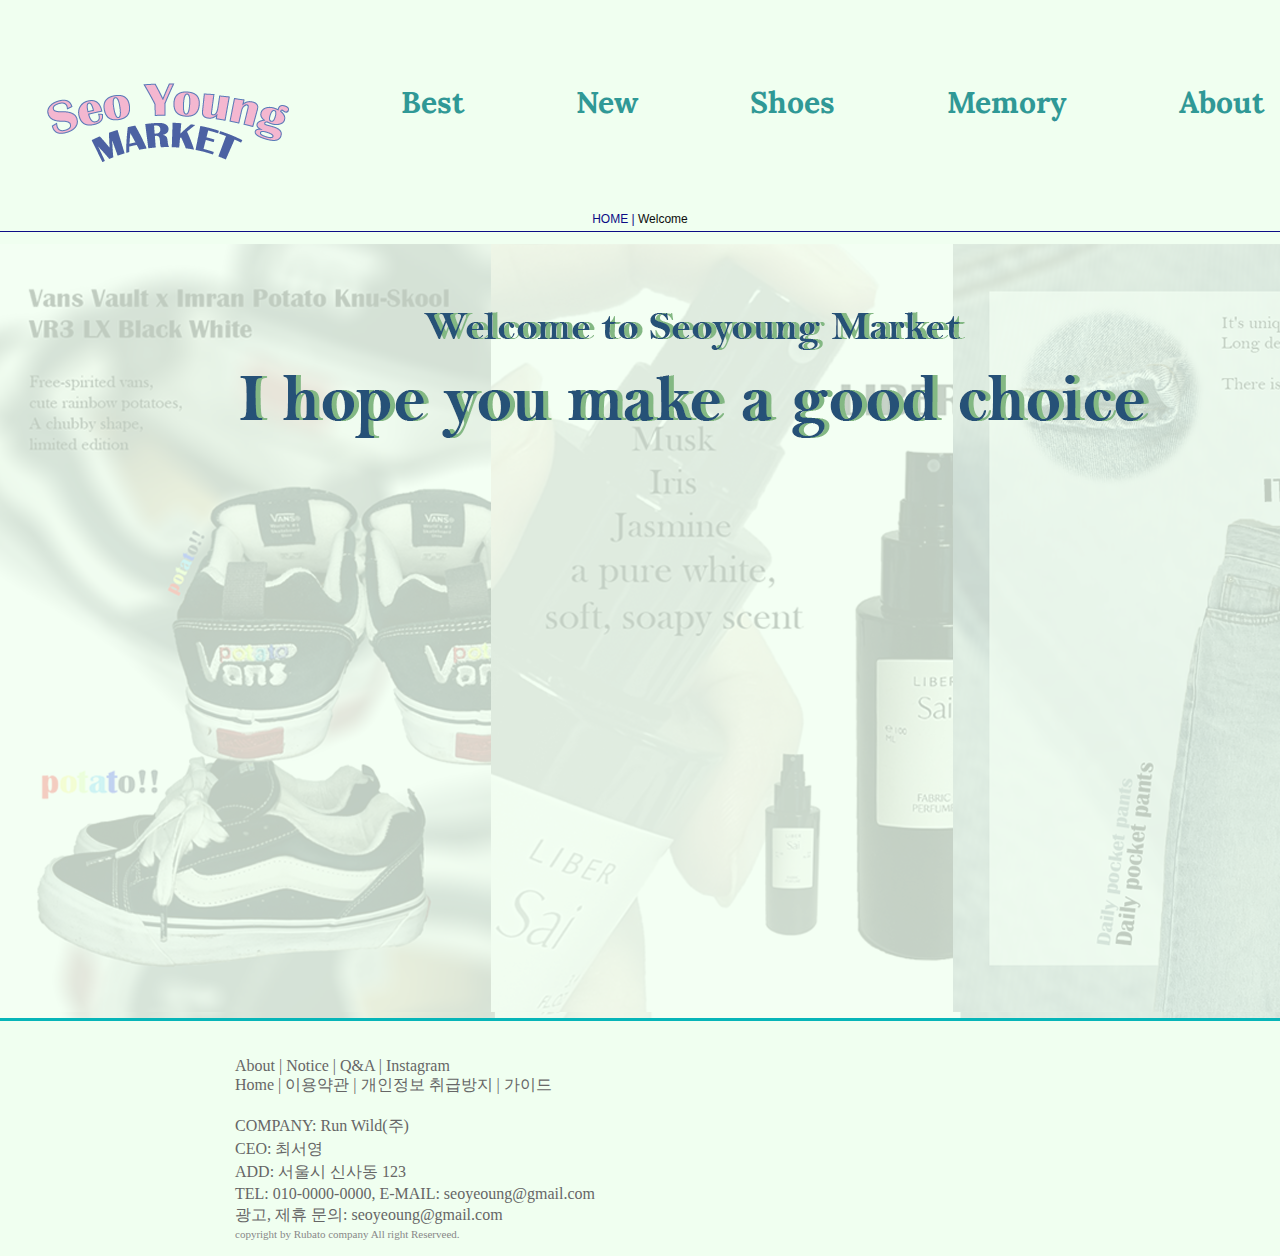
<file: index.html>
<!DOCTYPE html>
<html lang="en" dir="ltr">

<head>
  <meta charset="utf-8">
  <link rel="stylesheet" href="./style.css">
  <link href="https://fonts.googleapis.com/css2?family=Lora:ital,wght@1,500&display=swap" rel="stylesheet">
  <title>Seo Young Flea Market</title>
</head>
<style>

  
  .new7 {
    margin: 0;
    padding: 0;
    /* background-image: url(./shoes/potato1.png);
    background-size: cover; */
  }
  footer {
    bottom: auto;
  }
  h2 {
      background-image:url("index2.png");
      background-size: cover;
      
  }
  h2 {
    margin: 0;
    padding: 0;
  }

</style>
<body>
  <header>
    <ul class="main-menu">
      <li>
        <a href="index.html"><img src="./logo2.png">&nbsp;&nbsp;&nbsp;&nbsp;</a>
      </li>
      <li><a href="best.html">Best</a></li>
      <li><a href="new.html">New</a></li>
      <li><a href="shoespage.html">Shoes</a></li>
      <li><a href="memory.html">Memory</a></li>
      <li><a href="about.html">About</a></li>
    </ul>
    </nav>
  </header>
  <div id="new">
    <h3><span>HOME |</span> Welcome</h3>
    <!-- <h2><img src="./index1.png" alt=""></h2> -->
    <h2 ><img src="index2.png" alt=""></h2>
    <!-- <a href=""><img src="./shoes/potato1.png" alt=""></a>
    <a href=""><img src="./shoes/potato1.png" alt=""></a> -->
    <nav>
      <div class="page">
        <footer>
          <article id="address">
            <ul id="footer_menu">
              <li>About | Notice | Q&A | Instagram </li>
              <li>Home | 이용약관 | 개인정보 취급방지 | 가이드 </li>
            </ul>
            <ul id="company_info">
              <li>COMPANY: Run Wild(주)</li>
              <li>CEO: 최서영</li>
              <li>ADD: 서울시 신사동 123</li>
              <li>TEL: 010-0000-0000, E-MAIL: seoyeoung@gmail.com</li>
              <li>광고, 제휴 문의: seoyeoung@gmail.com</li>
              <li id="copyright">copyright by Rubato company All right Reserveed.</li>
            </ul>
          </article>
        </footer>
      </div>
</body>

</html>
</file>
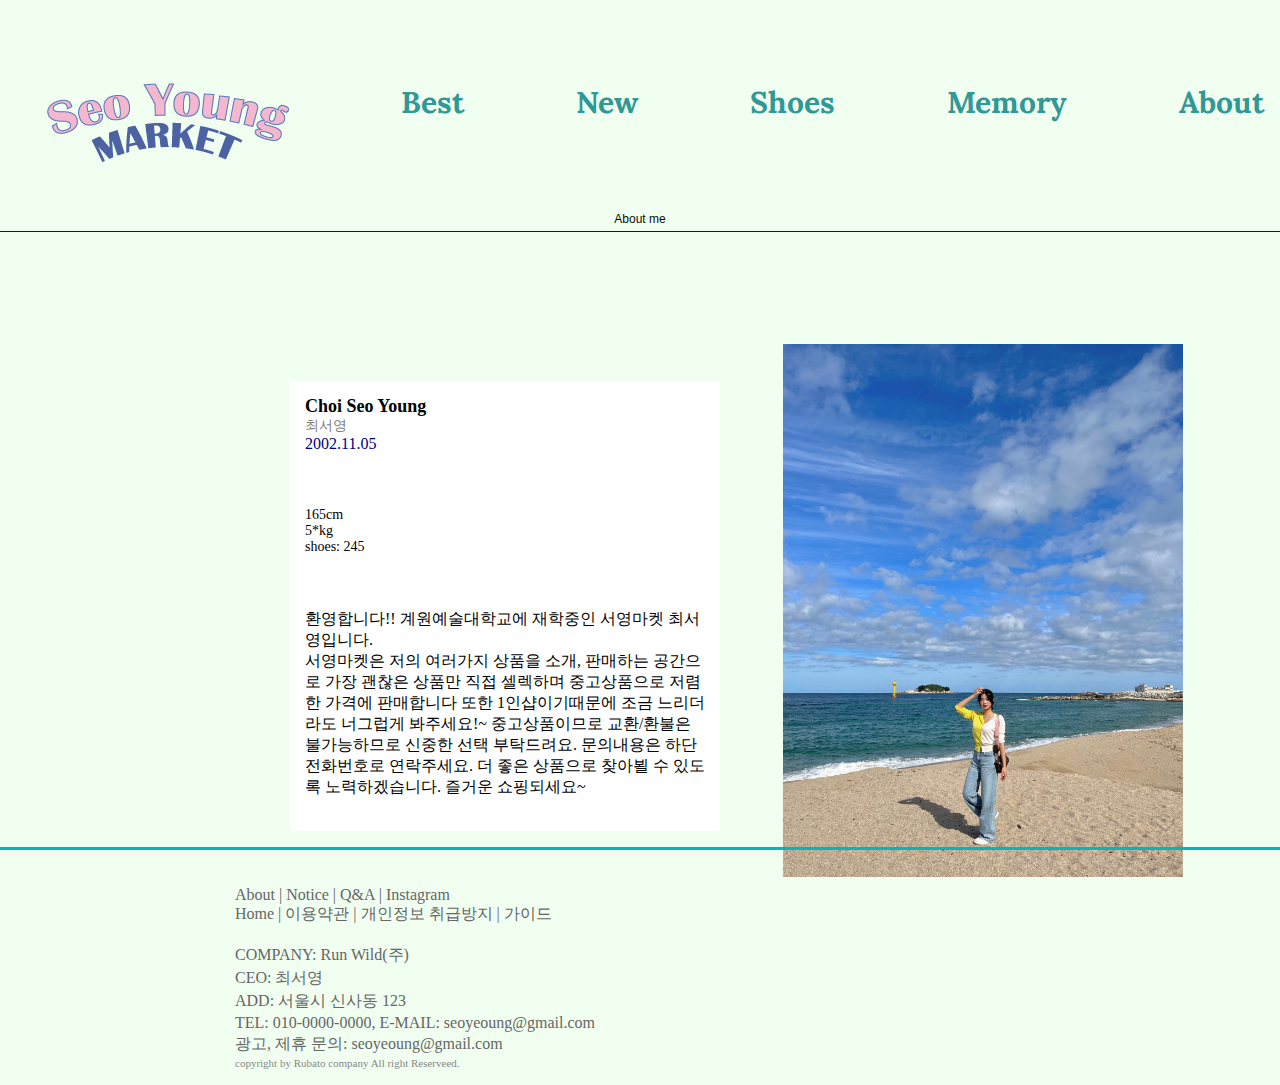
<file: about.html>
<!DOCTYPE html>
<html lang="en" dir="ltr">

<head>
    <meta charset="utf-8">
    <link rel="stylesheet" href="./substyle.css">
    <link href="https://fonts.googleapis.com/css2?family=Lora:ital,wght@1,500&display=swap" rel="stylesheet">
    <title>memory</title>
</head>
<style>
    footer {
        bottom: auto;
    }

    .gg {

        margin-top: 100px;
        margin-left: 783px;
        width: 400px;

    }


    .rr {
        padding: 15px;
        margin-top: -500px;
        margin-left: 290px;
        width: 400px;
        background-color: rgb(255, 255, 255); 
        

    }

    .ww {
        font-weight: lighter;
        font-size: 14px;
        color: grey;
    }

    .yy {
        color: navy;
    }

    .ee {
        font-weight: bold;
        font-size: 18px;
    }

    .tt {
        font-size: 14px;
    }

    .uu {
        font-size: 14px;
    }

    a {
        text-decoration: none;
    }
</style>

<body>
    <header>
        <nav>
            <ul class="main-menu">
                <li>
                    <a href="index.html"><img src="./logo2.png">&nbsp;&nbsp;&nbsp;&nbsp;</a>
                </li>
                <li><a href="best.html">Best</a></li>
                <li><a href="new.html">New</a></li>
                <li><a href="shoespage.html">Shoes</a></li>
                <li><a href="memory.html">Memory</a></li>
                <li><a href="about.html">About</a></li>
            </ul>
        </nav>
    </header>
    <div id="new">
        <h3>About me</h3>
    </div>

    <img class="gg" src="./about/me.jpg" alt="">
    <div>
        <ul class="rr">
            <li class="ee">Choi Seo Young</li>
            <li class="ww">최서영</li>
            <li class="yy">2002.11.05</li><br><br><br>
            <li class="tt">165cm<br>5*kg<br> shoes: 245 </li><br><br>
            <li class="uu"></li><br>
            환영합니다!! 계원예술대학교에 재학중인 서영마켓 최서영입니다.<br>

            서영마켓은 저의 여러가지 상품을 소개, 판매하는 공간으로 가장 괜찮은 상품만 직접 셀렉하며 중고상품으로 저렴한 가격에 판매합니다
            또한 1인샵이기때문에 조금 느리더라도 너그럽게 봐주세요!~
            중고상품이므로 교환/환불은 불가능하므로 신중한 선택 부탁드려요.
            문의내용은 하단 전화번호로 연락주세요.
            더 좋은 상품으로 찾아뵐 수 있도록 노력하겠습니다.
            즐거운 쇼핑되세요~

            </li><br><br>


        </ul>
    </div>
    <div class="page">
        <footer>
            <article id="address">
                <ul id="footer_menu">
                    <li>About | Notice | Q&A | Instagram </li>
                    <li>Home | 이용약관 | 개인정보 취급방지 | 가이드 </li>
                </ul>
                <ul id="company_info">
                    <li>COMPANY: Run Wild(주)</li>
                    <li>CEO: 최서영</li>
                    <li>ADD: 서울시 신사동 123</li>
                    <li>TEL: 010-0000-0000, E-MAIL: seoyeoung@gmail.com</li>
                    <li>광고, 제휴 문의: seoyeoung@gmail.com</li>

                    <li id="copyright">copyright by Rubato company All right Reserveed.</li>
                </ul>
            </article>
        </footer>
    </div>
</body>

</html>
</file>
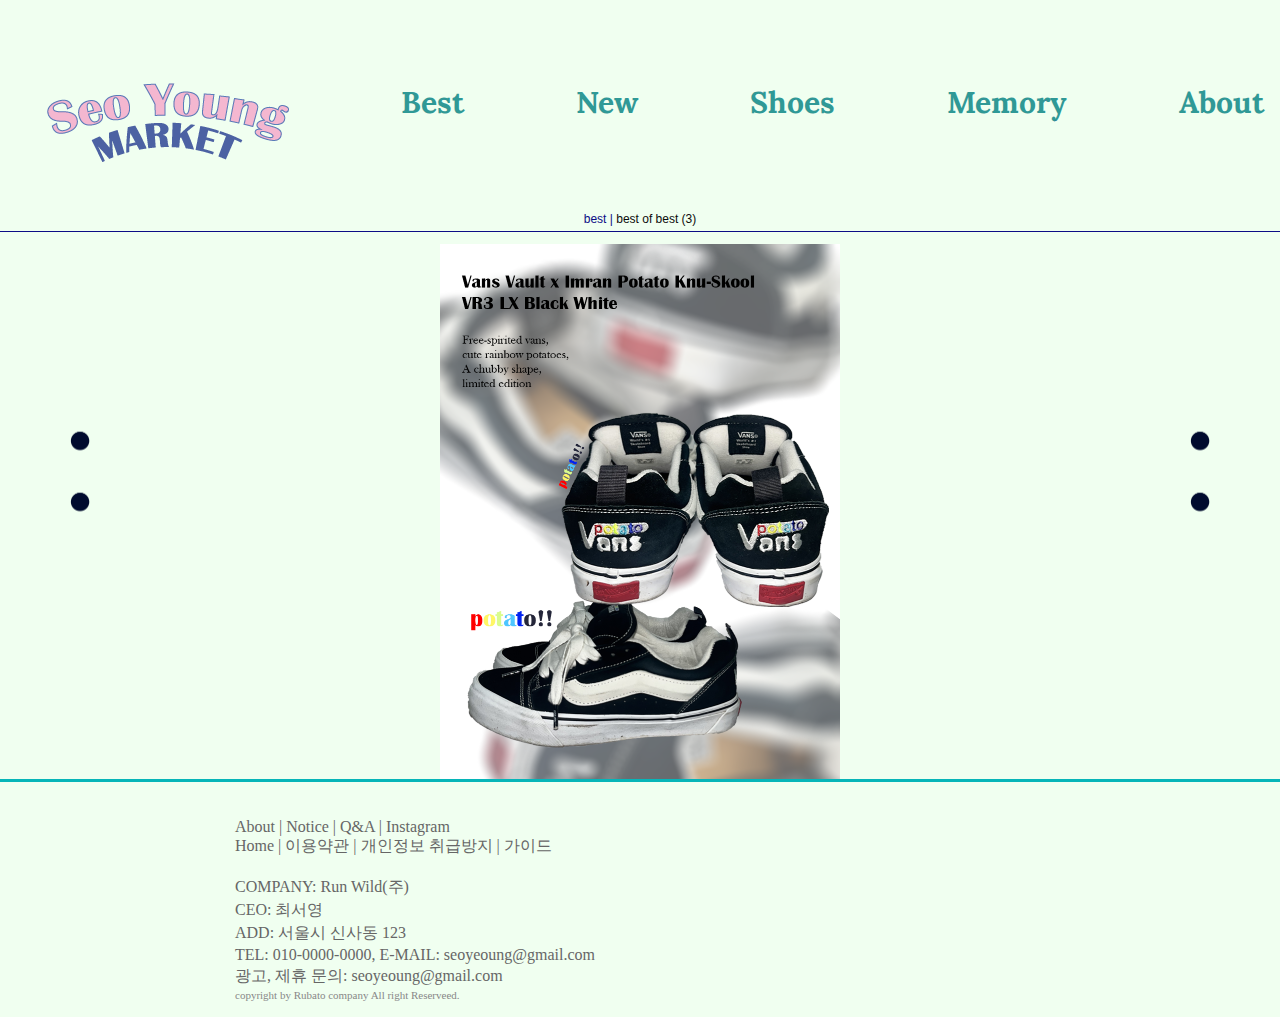
<file: best.html>
<!DOCTYPE html>
<html lang="en">

<head>
    <meta charset="UTF-8">
    <meta http-equiv="X-UA-Compatible" content="IE=edge">
    <meta name="viewport" content="width=device-width, initial-scale=1.0">
    <link rel="stylesheet" href="./substyle.css">
    <link href="https://fonts.googleapis.com/css2?family=Lora:ital,wght@1,500&display=swap" rel="stylesheet">
    <title>Best</title>
    <style>
       footer {
        bottom: auto;
       }
        input {
            width: 100%;
            margin-left: 10px;
            padding-bottom: 20px;
            
        }
        body {
            overflow-x: hidden;
            margin: 0;
            padding: 0;
            box-sizing: border-box;
            
        }
        

        .section input[name="slide"] {
            display: none;
            margin: 0;
        }

        .section .slidewarp {
            max-width: 100%;
            overflow: hidden;
        }

        .section .slidelist {
            white-space: nowrap;
            font-size: 0;
            padding: 0;
            margin: 0;
        }

        .section .slidelist>li {
            display: inline-block;

            vertical-align: middle;
            width: 100%;
            transition: all .5s;
        }

        .section .slidelist > li > a {
            display: flex;
            justify-content: center;
            align-items: center;
            position: relative;
        }

        .section .slidelist > li > a img {
            width: 400px;

        }

        .section .slidelist label {
            position: absolute;
            z-index: 10;
            top: 50%;
            transform: translateY(-50%);
            padding: 50px;
            cursor: pointer;
        }

        .section .slidelist .left {
            left: 30px;
            background: url('./left.png') no-repeat center center / 100%;
        }

        .section .slidelist .right {
            right: 30px;
            background: url('./left.png') no-repeat center center / 100%;
        }

        .section [id="slide01"]:checked~.slidewrap .slidelist>li {
            transform: translateX(0%);
        }

        .section [id="slide02"]:checked~.slidewrap .slidelist>li {
            transform: translateX(-100%);
        }

        .section [id="slide03"]:checked~.slidewrap .slidelist>li {
            transform: translateX(-200%);
        }

        .slide-control [class*="control"] {
            display: none;
        }

        .section [id="slide01"]:checked~.slidewrap .control01 {
            display: block;
        }

        .section [id="slide02"]:checked~.slidewrap .control02 {
            display: block;
        }

        .section [id="slide03"]:checked~.slidewrap .control03 {
            display: block;
        }
    </style>
</head>

<body>
    <header>
        <nav>
            <ul class="main-menu">
                <li>
                    <a href="index.html"><img src="./logo2.png">&nbsp;&nbsp;&nbsp;&nbsp;</a>
                </li>
                <li><a href="best.html">Best</a></li>
                <li><a href="new.html">New</a></li>
                <li><a href="shoespage.html">Shoes</a></li>
                <li><a href="memory.html">Memory</a></li>
                <li><a href="about.html">About</a></li>
            </ul>
        </nav>
    </header>
    <div id="new">
        <h3><span>best |</span> best of best (3)</h3>
        <div class="section">
            <input type="radio" name="slide" id="slide01" checked>
            <input type="radio" name="slide" id="slide02">
            <input type="radio" name="slide" id="slide03">
            <div class="slidewrap">
                <ul class="slidelist">
                    <li>
                        <a href="">
                            <label for="slide03" class="left"></label>
                            <img src="./shoes/potato1.png" alt="">
                            <label for="slide02" class="right"></label>
                        </a>
                    </li>
                    <li>
                        <a href="">
                            <label for="slide01" class="left"></label>
                            <img src="./new/jomalone1.png" alt="">
                            <label for="slide03" class="right"></label>
                        </a>
                    </li>
                    <li>
                        <a href="">
                            <label for="slide02" class="left"></label>
                            <img src="./new/skirt1.png">
                            <label for="slide01" class="right"></label>
                        </a>
                    </li>
                    <div class="slide-control">
                        <div class="control01">
                            <label for="slide03" class="left"></label>
                            <label for="slide02" class="right"></label>
                        </div>
                        <div class="control02">
                            <label for="slide01" class="left"></label>
                            <label for="slide03" class="right"></label>
                        </div>
                        <div class="control03">
                            <label for="slide02" class="left"></label>
                            <label for="slide01" class="right"></label>
                        </div>
                    </div>
                </ul>
            </div>
        </div>
        <div class="page">
            <footer>
                <article id="address">
                    <ul id="footer_menu">
                        <li>About | Notice | Q&A | Instagram </li>
                        <li>Home | 이용약관 | 개인정보 취급방지 | 가이드 </li>
                    </ul>
                    <ul id="company_info">
                        <li>COMPANY: Run Wild(주)</li>
                        <li>CEO: 최서영</li>
                        <li>ADD: 서울시 신사동 123</li>
                        <li>TEL: 010-0000-0000, E-MAIL: seoyeoung@gmail.com</li>
                        <li>광고, 제휴 문의: seoyeoung@gmail.com</li>
    
                        <li id="copyright">copyright by Rubato company All right Reserveed.</li>
                    </ul>
                </article>
            </footer>
        </div>
</body>

</html>
</file>
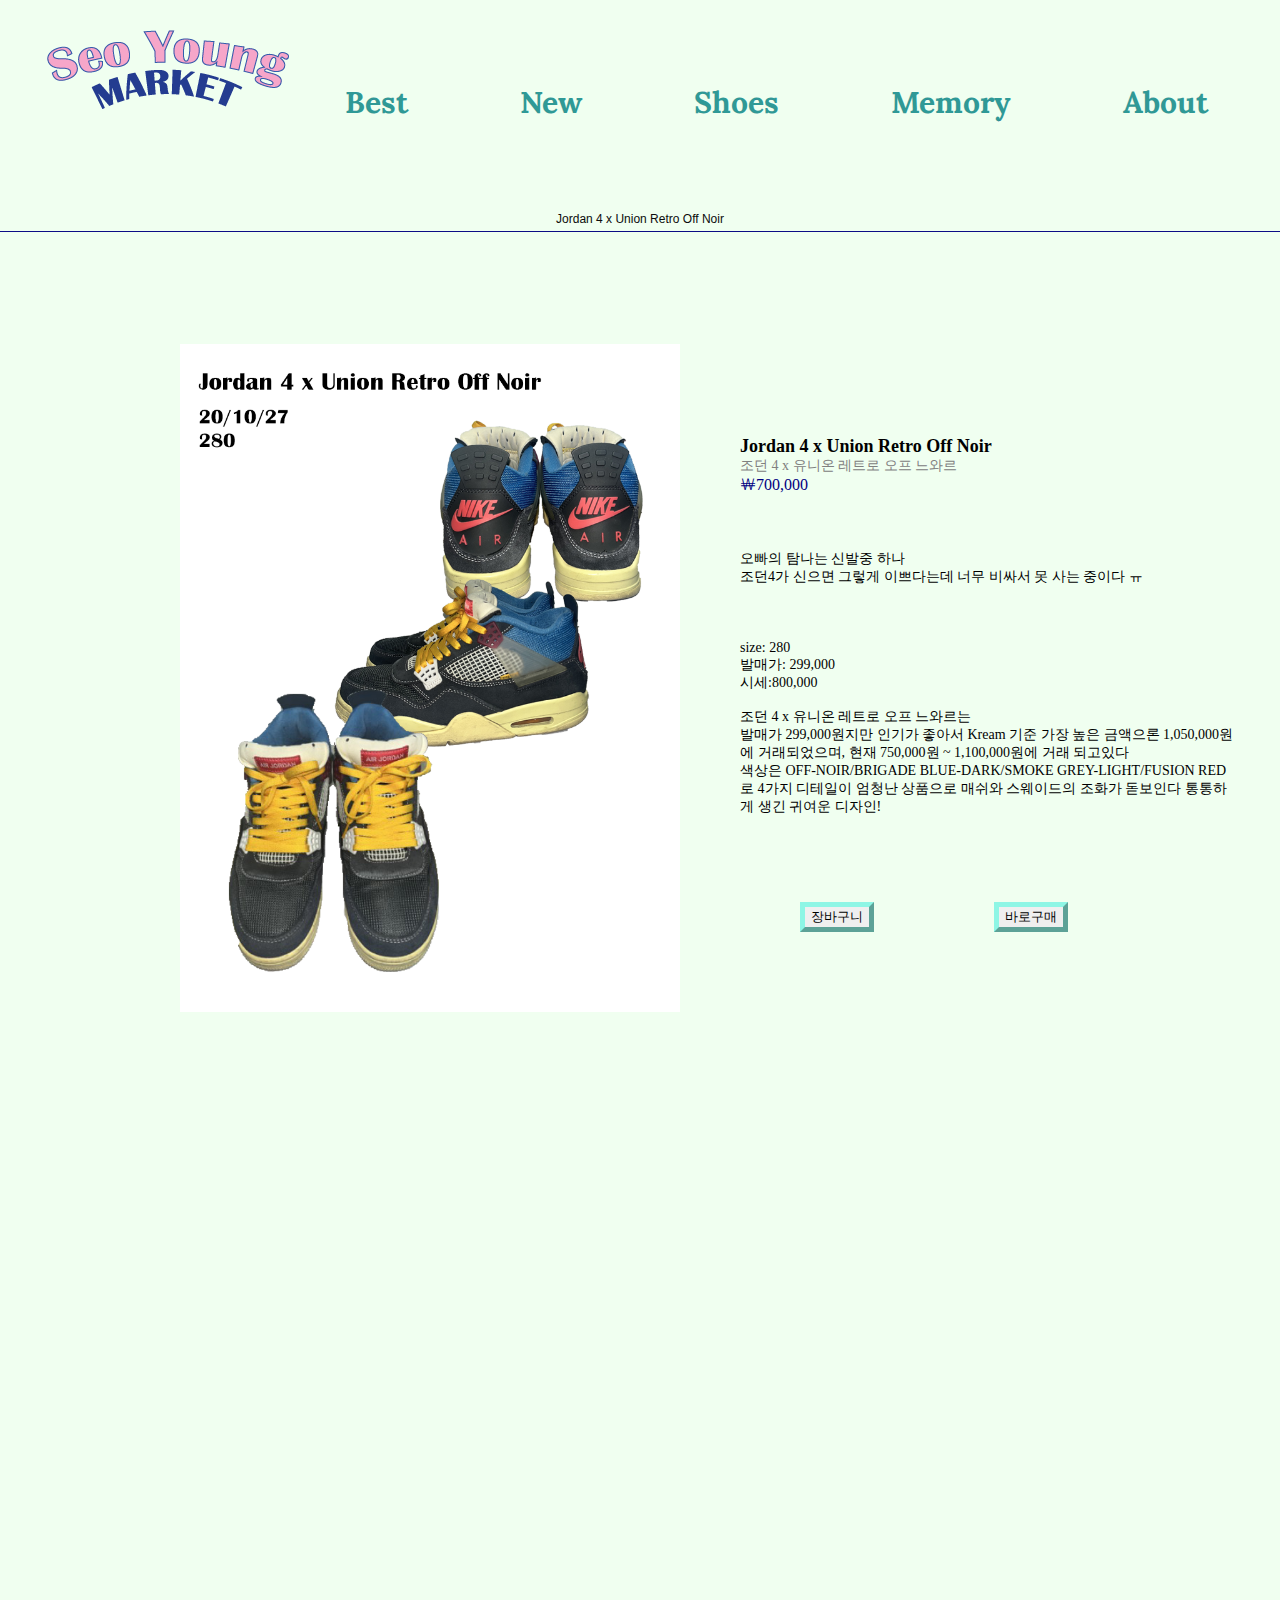
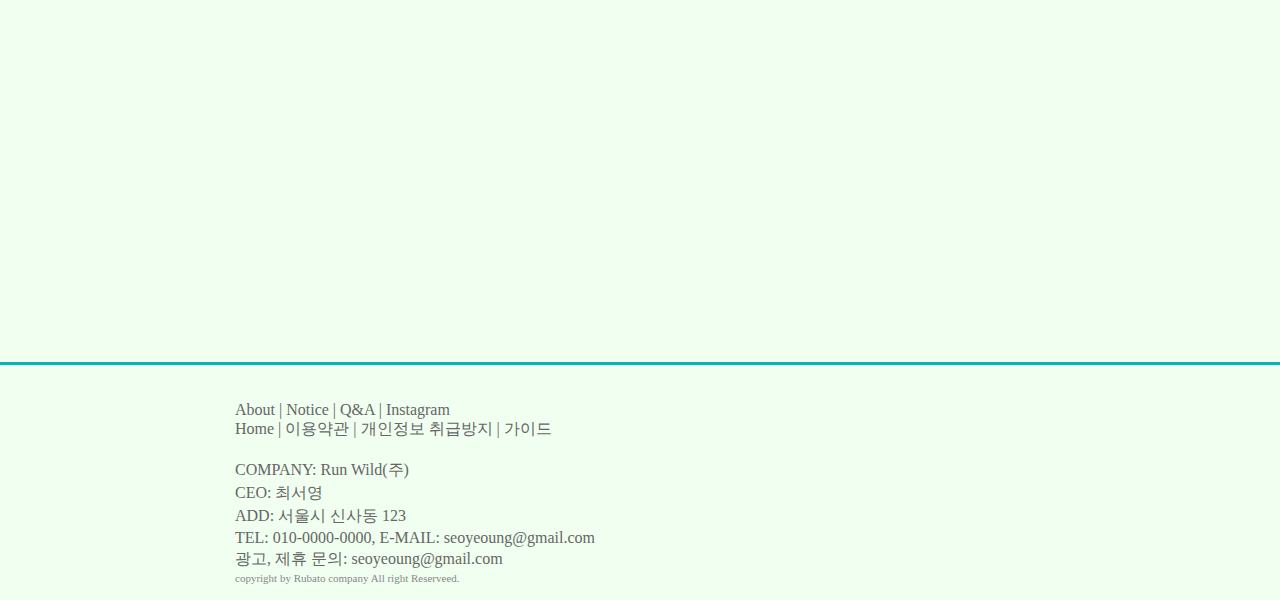
<file: Detailed.html>
<!DOCTYPE html>
<html lang="en">

<head>
    <meta charset="UTF-8">
    <meta http-equiv="X-UA-Compatible" content="IE=edge">
    <meta name="viewport" content="width=device-width, initial-scale=1.0">
    <link rel="stylesheet" href="./substyle.css">
    <link href="https://fonts.googleapis.com/css2?family=Lora:ital,wght@1,500&display=swap" rel="stylesheet">
    <title>상품 페이지union</title>
    <style>
        
        .gg {
            margin-left: 180px;
            margin-top: 100px;
            width: 500px;

        }


        .rr {
            margin-top: -580px;
            margin-left: 700px;
            width: 500px;
        }

        .ww {
            font-weight: lighter;
            font-size: 14px;
            color: grey;
        }

        .yy {
            color: navy;
        }

        .ee {
            font-weight: bold;
            font-size: 18px;
        }

        .tt {
            font-size: 14px;
        }
        .uu {
            font-size: 14px;
        }
        button {
            border-width: 5px;
            border-color: rgb(142, 246, 229);
            margin: 50px 60px 0 60px;
        }
    </style>
</head>

<body>
    <header>
        <nav>
            <ul class="main-menu">
                <li>
                    <img src="./logo2.png">&nbsp;&nbsp;&nbsp;&nbsp;
                </li>
                <li><a href="best.html">Best</a></li>
                <li><a href="new.html">New</a></li>
                <li><a href="shoespage.html">Shoes</a></li>
                <li><a href="memory.html">Memory</a></li>
                <li><a href="about.html">About</a></li>
            </ul>
        </nav>
    </header>
    <div id="new">
        <h3>Jordan 4 x Union Retro Off Noir</h3>
    </div>

    <img class="gg" src="./shoes/union1.png" alt="">
    <div>
        <ul class="rr">
            <li class="ee">Jordan 4 x Union Retro Off Noir</li>
            <li class="ww">조던 4 x 유니온 레트로 오프 느와르</li>
            <li class="yy">￦700,000</li><br><br><br>
            <li class="tt">오빠의 탐나는 신발중 하나<br> 조던4가 신으면 그렇게 이쁘다는데 너무 비싸서 못 사는 중이다 ㅠ </li><br><br><br>
            <li class="uu">size: 280<br>
                발매가: 299,000<br>
            시세:800,000<br><br>
            조던 4 x 유니온 레트로 오프 느와르는 <br>발매가 299,000원지만 인기가 좋아서 Kream 기준 가장 높은 금액으론 1,050,000원에 거래되었으며,
                현재 750,000원 ~ 1,100,000원에 거래 되고있다 <br>
                색상은 OFF-NOIR/BRIGADE BLUE-DARK/SMOKE GREY-LIGHT/FUSION RED 로 4가지
            디테일이 엄청난 상품으로 매쉬와 스웨이드의 조화가 돋보인다 통통하게 생긴 귀여운 디자인!
        </li><br><br>
        <li><button type="button">장바구니</button><button type="button">바로구매</button></li>
        
        </ul>
    </div>
    <div class="page">
        <footer>
            <article id="address">
                <ul id="footer_menu">
                    <li>About | Notice | Q&A | Instagram </li>
                    <li>Home | 이용약관 | 개인정보 취급방지 | 가이드 </li>
                </ul>
                <ul id="company_info">
                    <li>COMPANY: Run Wild(주)</li>
                    <li>CEO: 최서영</li>
                    <li>ADD: 서울시 신사동 123</li>
                    <li>TEL: 010-0000-0000, E-MAIL: seoyeoung@gmail.com</li>
                    <li>광고, 제휴 문의: seoyeoung@gmail.com</li>

                    <li id="copyright">copyright by Rubato company All right Reserveed.</li>
                </ul>
            </article>
        </footer>
    </div>
</body>

</html>
</file>
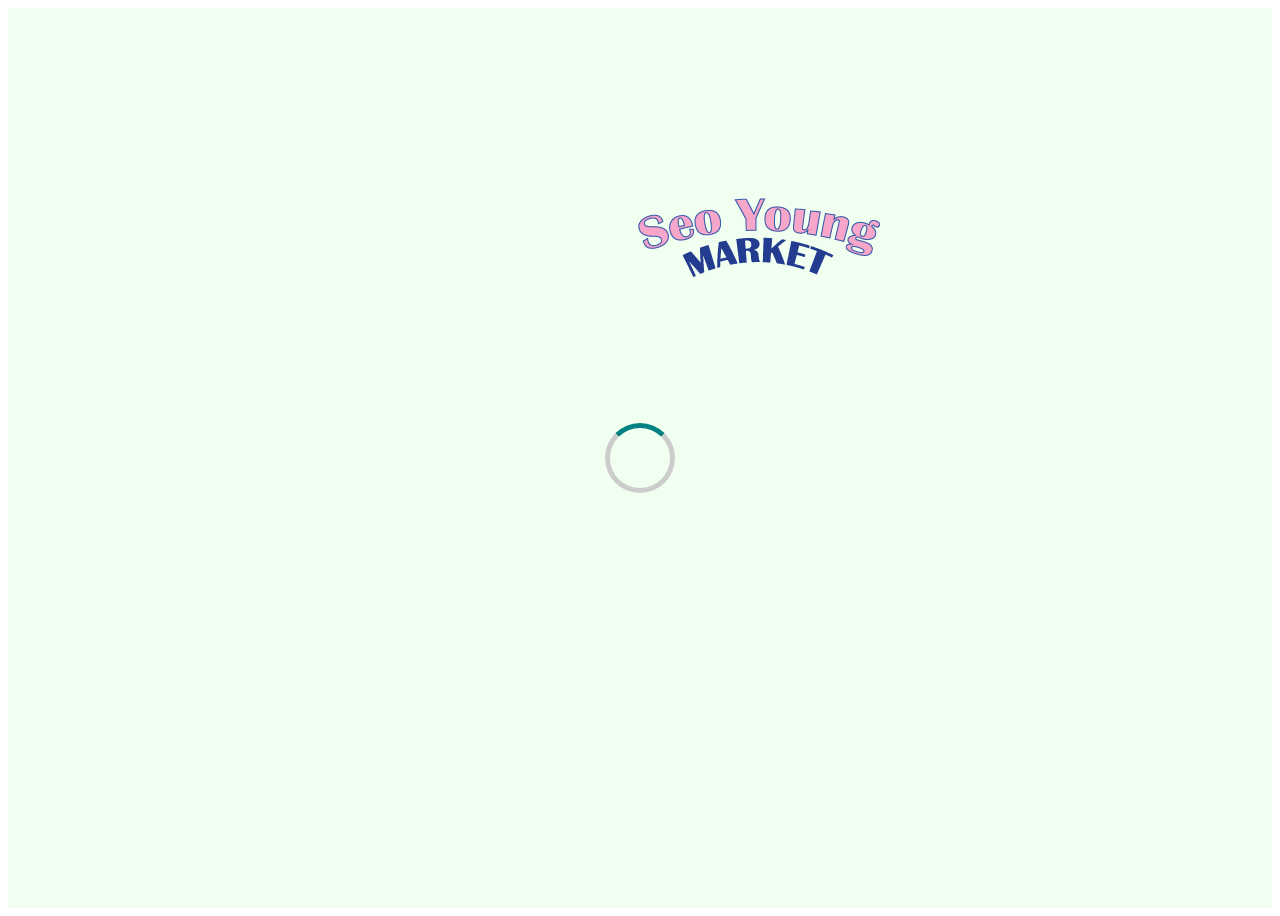
<file: loading.html>
<!DOCTYPE html>
<html>
<head>
  <title>Loading</title>
  <style>
    img {
      margin-left: 140px;
      margin-top: 90px;
    }
  
  a {
    padding: 100px 0 0 490px ;
    text-align: center;
    position: absolute;
    display: flex;
    color: teal;
    text-shadow: 1px 1px 2px navy;
    font-size:40px;
    text-decoration: none;
    font-family: 'Lora', serif;
    font-weight: bold;
  }
    /* 로딩 페이지 컨테이너 스타일 */
    .loader-container {
      display: flex;
      justify-content: center;
      align-items: center;
      height: 100vh;
      background-color: honeydew;
    }

    /* 로딩 아이콘 스타일 */
    .loader {
      width: 60px;
      height: 60px;
      border-radius: 50%;
      border: 5px solid #ccc;
      border-top-color: teal;
      animation: spin 1.3s linear infinite;
    }

    /* 로딩 아이콘 애니메이션 */
    @keyframes spin {
      to {

        transform: rotate(360deg);
      }
    }
  </style>
</head>
<body>
  <a href="./index.html"><img src="./logo2.png" alt=""></a><div class="loader-container">
    <div class="loader"></div>
  </div>
</body>
</html>
</file>
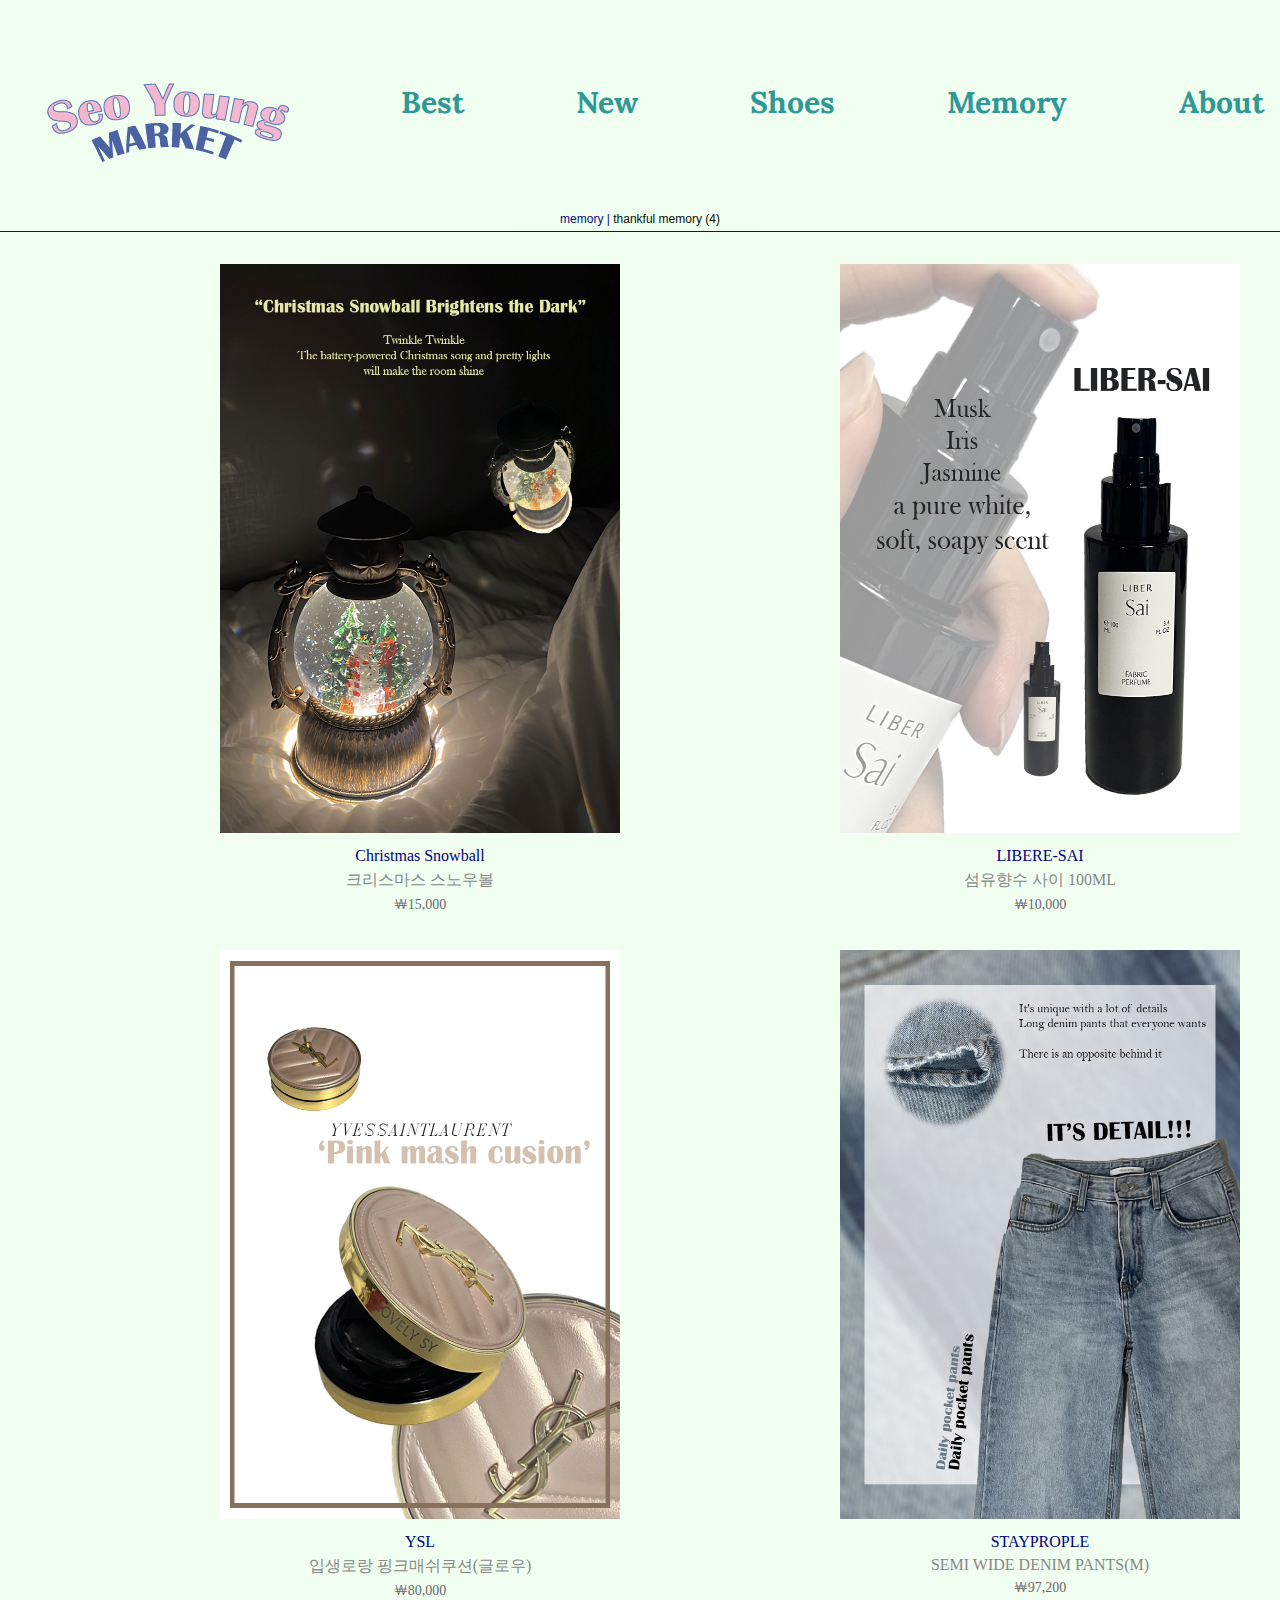
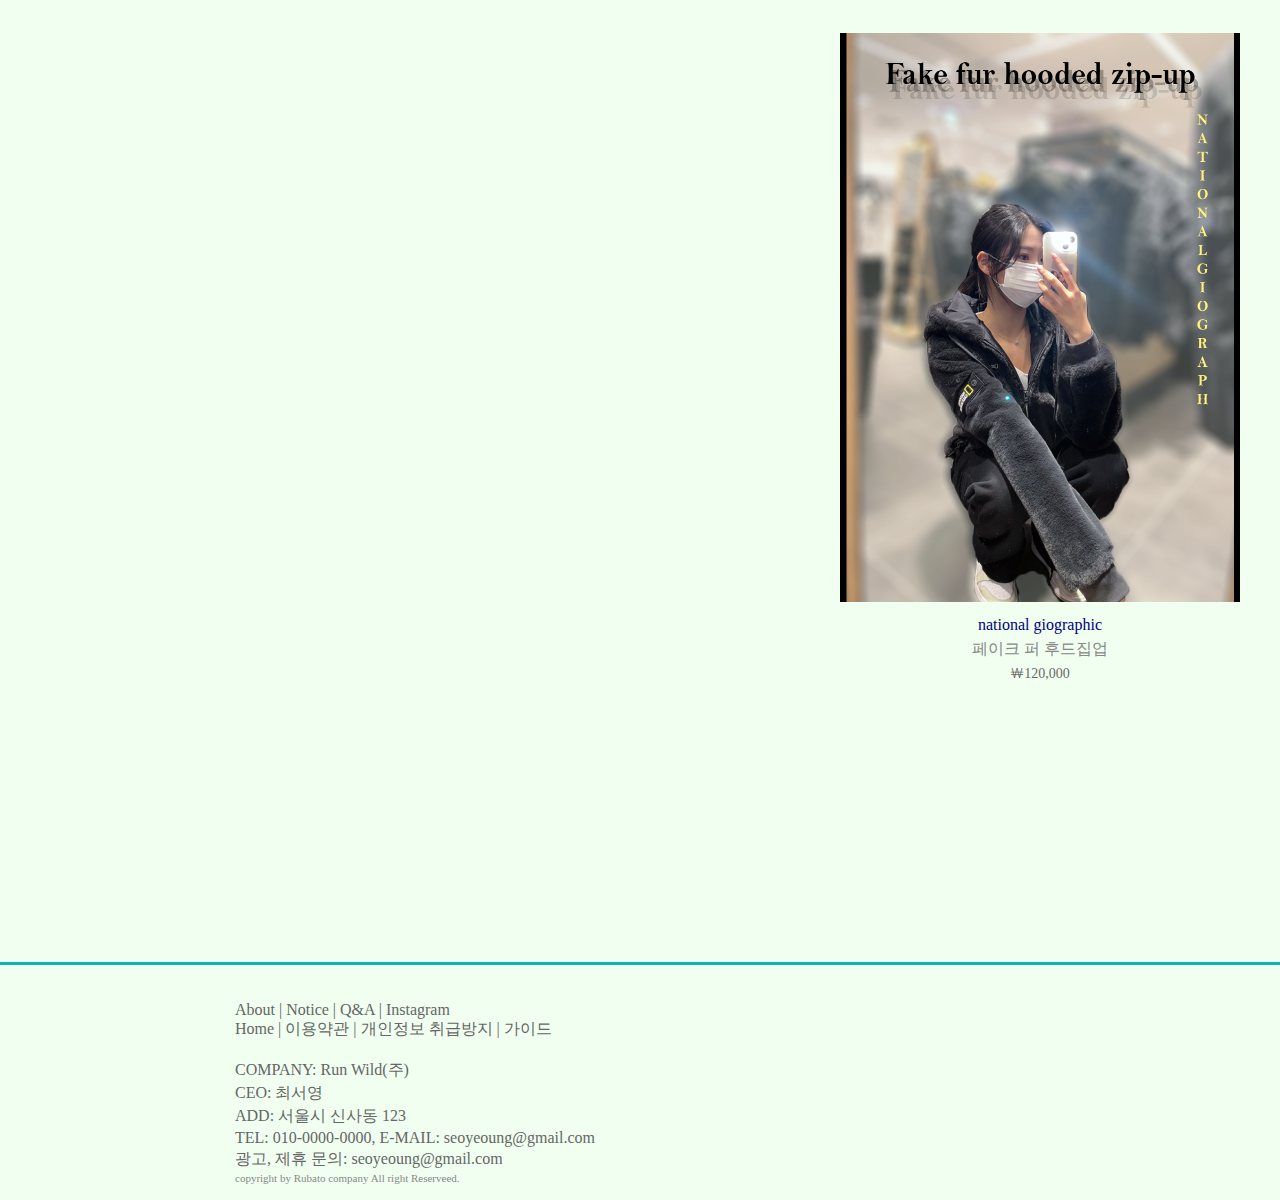
<file: memory.html>
<!DOCTYPE html>
<html lang="en" dir="ltr">

<head>
    <meta charset="utf-8">
    <link rel="stylesheet" href="./substyle.css">
    <link href="https://fonts.googleapis.com/css2?family=Lora:ital,wght@1,500&display=swap" rel="stylesheet">
    <title>memory</title>
</head>
<style>
    footer {
        bottom: -1900px;
    }
    a {
        text-decoration: none;
    }
    .newmemory img:hover {
   content: url("./memory/snow2.png");
  }
  .newmemory2 img:hover {
   content: url("./memory/sai2.png");
  }
  .newmemory3 img:hover {
   content: url("./memory/cusion2.png");
  }
  .newmemory4 img:hover {
   content: url("./memory/pant2.png");
  }
  .newmemory5 img:hover {
   content: url("./memory/hh2.png");
  }
</style>

<body>
    <header>
        <nav>
            <ul class="main-menu">
                <li>
                    <a href="index.html"><img src="./logo2.png">&nbsp;&nbsp;&nbsp;&nbsp;</a>
                </li>
                <li><a href="best.html">Best</a></li>
                <li><a href="new.html">New</a></li>
                <li><a href="shoespage.html">Shoes</a></li>
                <li><a href="memory.html">Memory</a></li>
                <li><a href="about.html">About</a></li>
            </ul>
        </nav>
    </header>
    <div id="new">
        <h3><span>memory |</span> thankful memory (4)</h3>
        <ul class="item">
            <a href="Detailed.html">

                <li class="newmemory"><img src="./memory/snow1.png" alt=""></li>
                <li class="subject">Christmas Snowball</li>
                <li class="comment">크리스마스 스노우볼 </li>
                <li class="price">￦15,000</li>
            </a>
        </ul>
        <ul class="item">
            <li class="newmemory2"><img src="./memory/sai1.png" alt=""></li>
            <li class="subject">LIBERE-SAI</li>
            <li class="comment">섬유향수 사이 100ML</li>
            <li class="price">￦10,000</li>
        </ul>
        <ul class="item">
            <li class="newmemory3"><img src="./memory/cusion1.png" alt=""></li>
            <li class="subject">YSL</li>
            <li class="comment">입생로랑 핑크매쉬쿠션(글로우)</li>
            <li class="price">￦80,000</li>
        </ul>
        <ul class="item">
            <li class="newmemory4"><img src="./memory/pant1.png" alt=""></li>
            <li class="subject">STAYPROPLE</li>
            <li class="comment">SEMI WIDE DENIM PANTS(M)</li>
            <li class="price">￦97,200</li>
        </ul>
        <ul class="item">
            <li class="newmemory5"><img src="./memory/hh.png" alt=""></li>
            <li class="subject">national giographic</li>
            <li class="comment">페이크 퍼 후드집업</li>
            <li class="price">￦120,000</li>
        </ul>




    </div> <!--new-->
    <div class="page">
        <footer>
            <article id="address">
                <ul id="footer_menu">
                    <li>About | Notice | Q&A | Instagram </li>
                    <li>Home | 이용약관 | 개인정보 취급방지 | 가이드 </li>
                </ul>
                <ul id="company_info">
                    <li>COMPANY: Run Wild(주)</li>
                    <li>CEO: 최서영</li>
                    <li>ADD: 서울시 신사동 123</li>
                    <li>TEL: 010-0000-0000, E-MAIL: seoyeoung@gmail.com</li>
                    <li>광고, 제휴 문의: seoyeoung@gmail.com</li>

                    <li id="copyright">copyright by Rubato company All right Reserveed.</li>
                </ul>
            </article>
        </footer>
    </div>
</body>

</html>
</file>
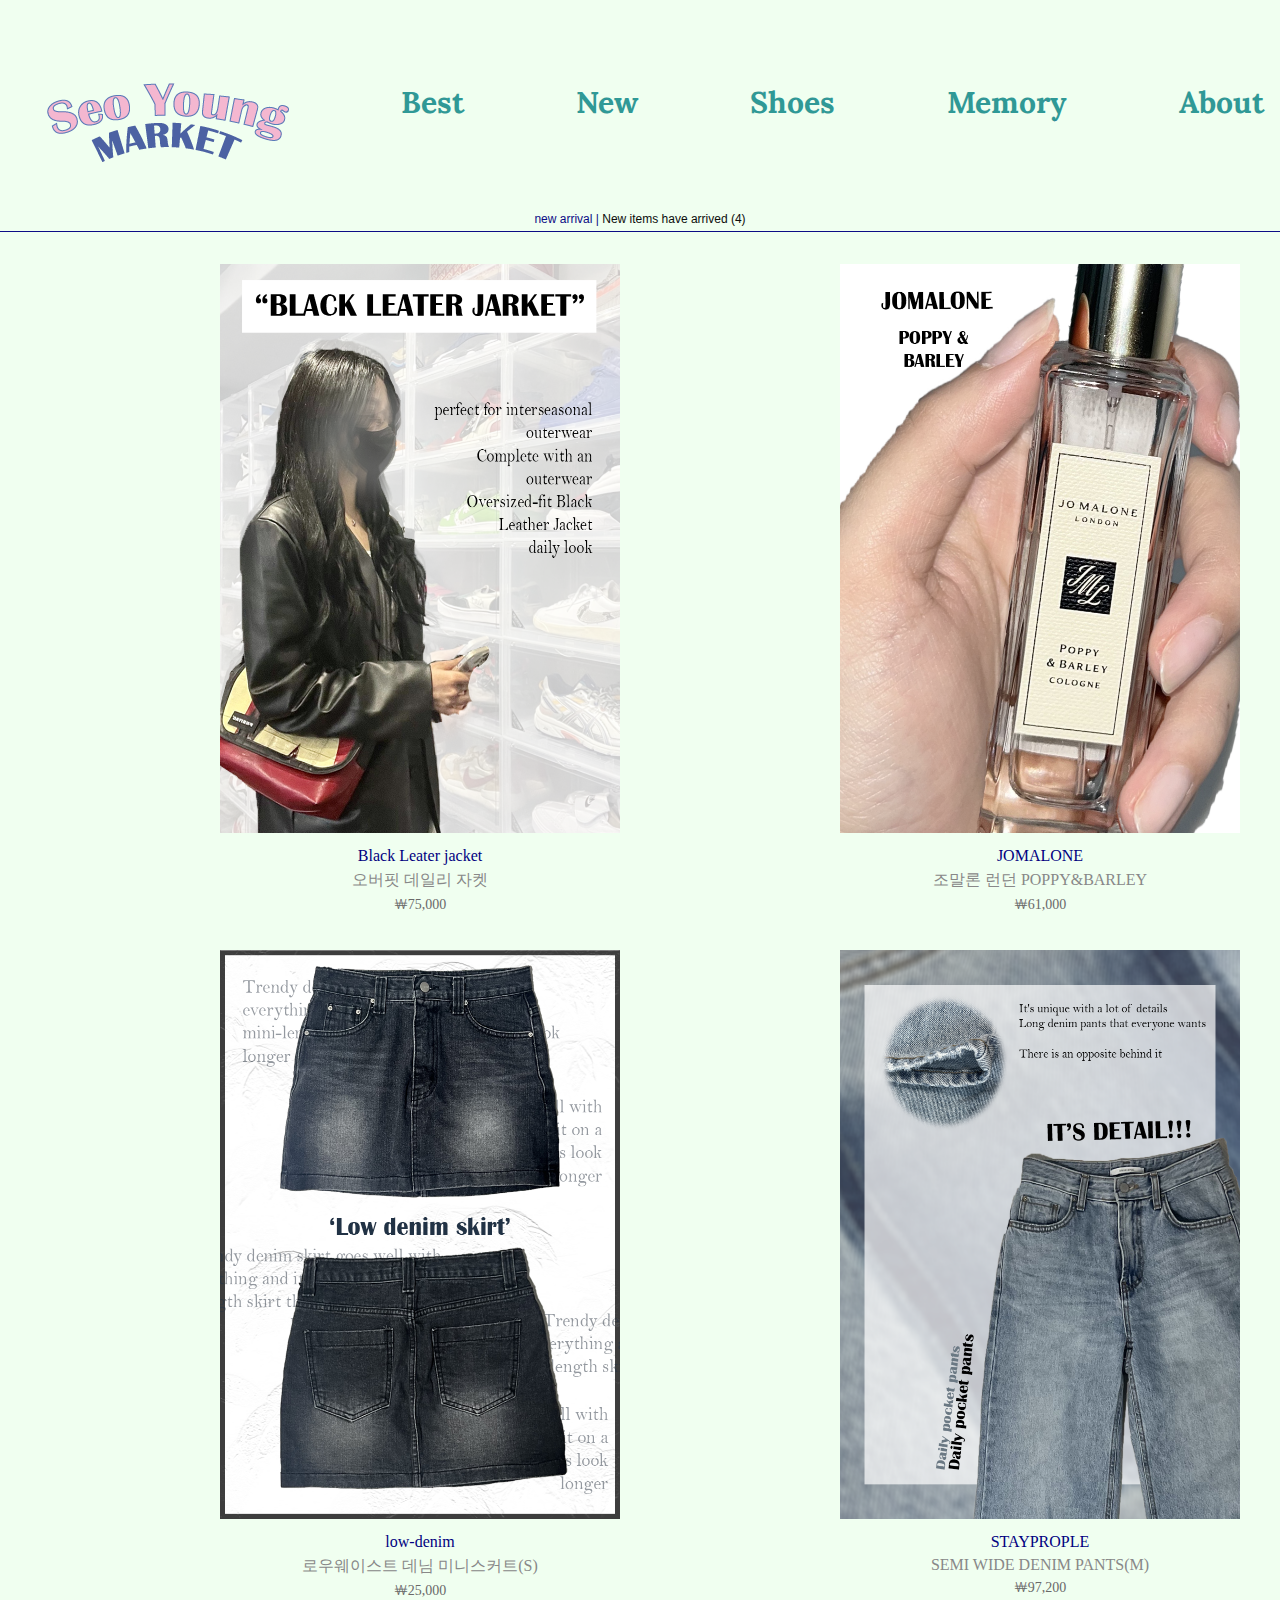
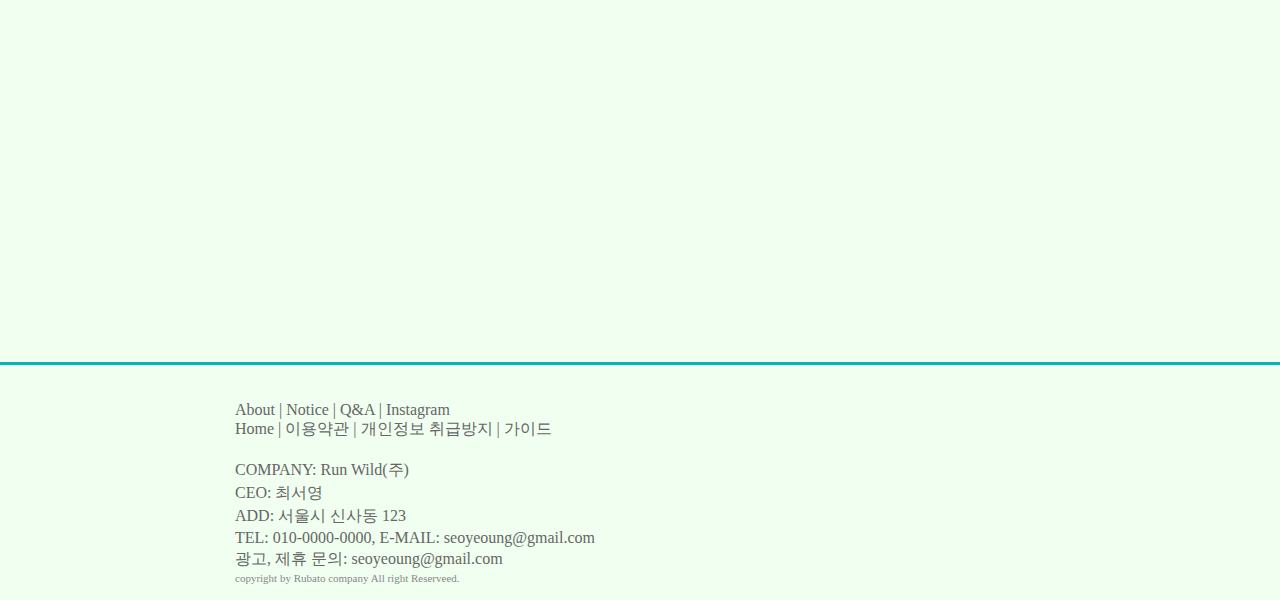
<file: new.html>
<!DOCTYPE html>
<html lang="en" dir="ltr">

<head>
    <meta charset="utf-8">
    <link rel="stylesheet" href="./substyle.css">
    <link href="https://fonts.googleapis.com/css2?family=Lora:ital,wght@1,500&display=swap" rel="stylesheet">
    <title>new</title>
</head>
<style>
    a {
        text-decoration: none;
    }
    .newthings img:hover {
   content: url("./new/jacket2.png");
  }
  .newthings2 img:hover {
   content: url("./new/jomalone2.png");
  }
  .newthings3 img:hover {
   content: url("./new/skirt2.png");
  }
  .newthings4 img:hover {
   content: url("./memory/pant2.png");
  }
</style>

<body>
    <header>
        <nav>
            <ul class="main-menu">
                <li>
                    <a href="index.html"><img src="./logo2.png">&nbsp;&nbsp;&nbsp;&nbsp;</a>
                </li>
                <li><a href="best.html">Best</a></li>
                <li><a href="new.html">New</a></li>
                <li><a href="shoespage.html">Shoes</a></li>
                <li><a href="memory.html">Memory</a></li>
                <li><a href="about.html">About</a></li>
            </ul>
        </nav>
    </header>
    <div id="new">
        <h3><span>new arrival |</span> New items have arrived (4)</h3>
        <ul class="item">
            <a href="Detailed.html">

                <li class="newthings"><img src="./new/jacket1.png" alt=""></li>
                <li class="subject">Black Leater jacket</li>
                <li class="comment">오버핏 데일리 자켓 </li>
                <li class="price">￦75,000</li>
            </a>
        </ul>
        <ul class="item">
            <li class="newthings2"><img src="./new/jomalone1.png" alt=""></li>
            <li class="subject">JOMALONE</li>
            <li class="comment">조말론 런던 POPPY&BARLEY</li>
            <li class="price">￦61,000</li>
        </ul>
        <ul class="item">
            <li class="newthings3"><img src="./new/skirt1.png" alt=""></li>
            <li class="subject">low-denim</li>
            <li class="comment">로우웨이스트 데님 미니스커트(S)</li>
            <li class="price">￦25,000</li>
        </ul>
        <ul class="item">
            <li class="newthings4"><img src="./memory/pant1.png" alt=""></li>
            <li class="subject">STAYPROPLE</li>
            <li class="comment">SEMI WIDE DENIM PANTS(M)</li>
            <li class="price">￦97,200</li>
        </ul>




    </div> <!--new-->
    <div class="page">
        <footer>
            <article id="address">
                <ul id="footer_menu">
                    <li>About | Notice | Q&A | Instagram </li>
                    <li>Home | 이용약관 | 개인정보 취급방지 | 가이드 </li>
                </ul>
                <ul id="company_info">
                    <li>COMPANY: Run Wild(주)</li>
                    <li>CEO: 최서영</li>
                    <li>ADD: 서울시 신사동 123</li>
                    <li>TEL: 010-0000-0000, E-MAIL: seoyeoung@gmail.com</li>
                    <li>광고, 제휴 문의: seoyeoung@gmail.com</li>

                    <li id="copyright">copyright by Rubato company All right Reserveed.</li>
                </ul>
            </article>
        </footer>
    </div>
</body>

</html>
</file>
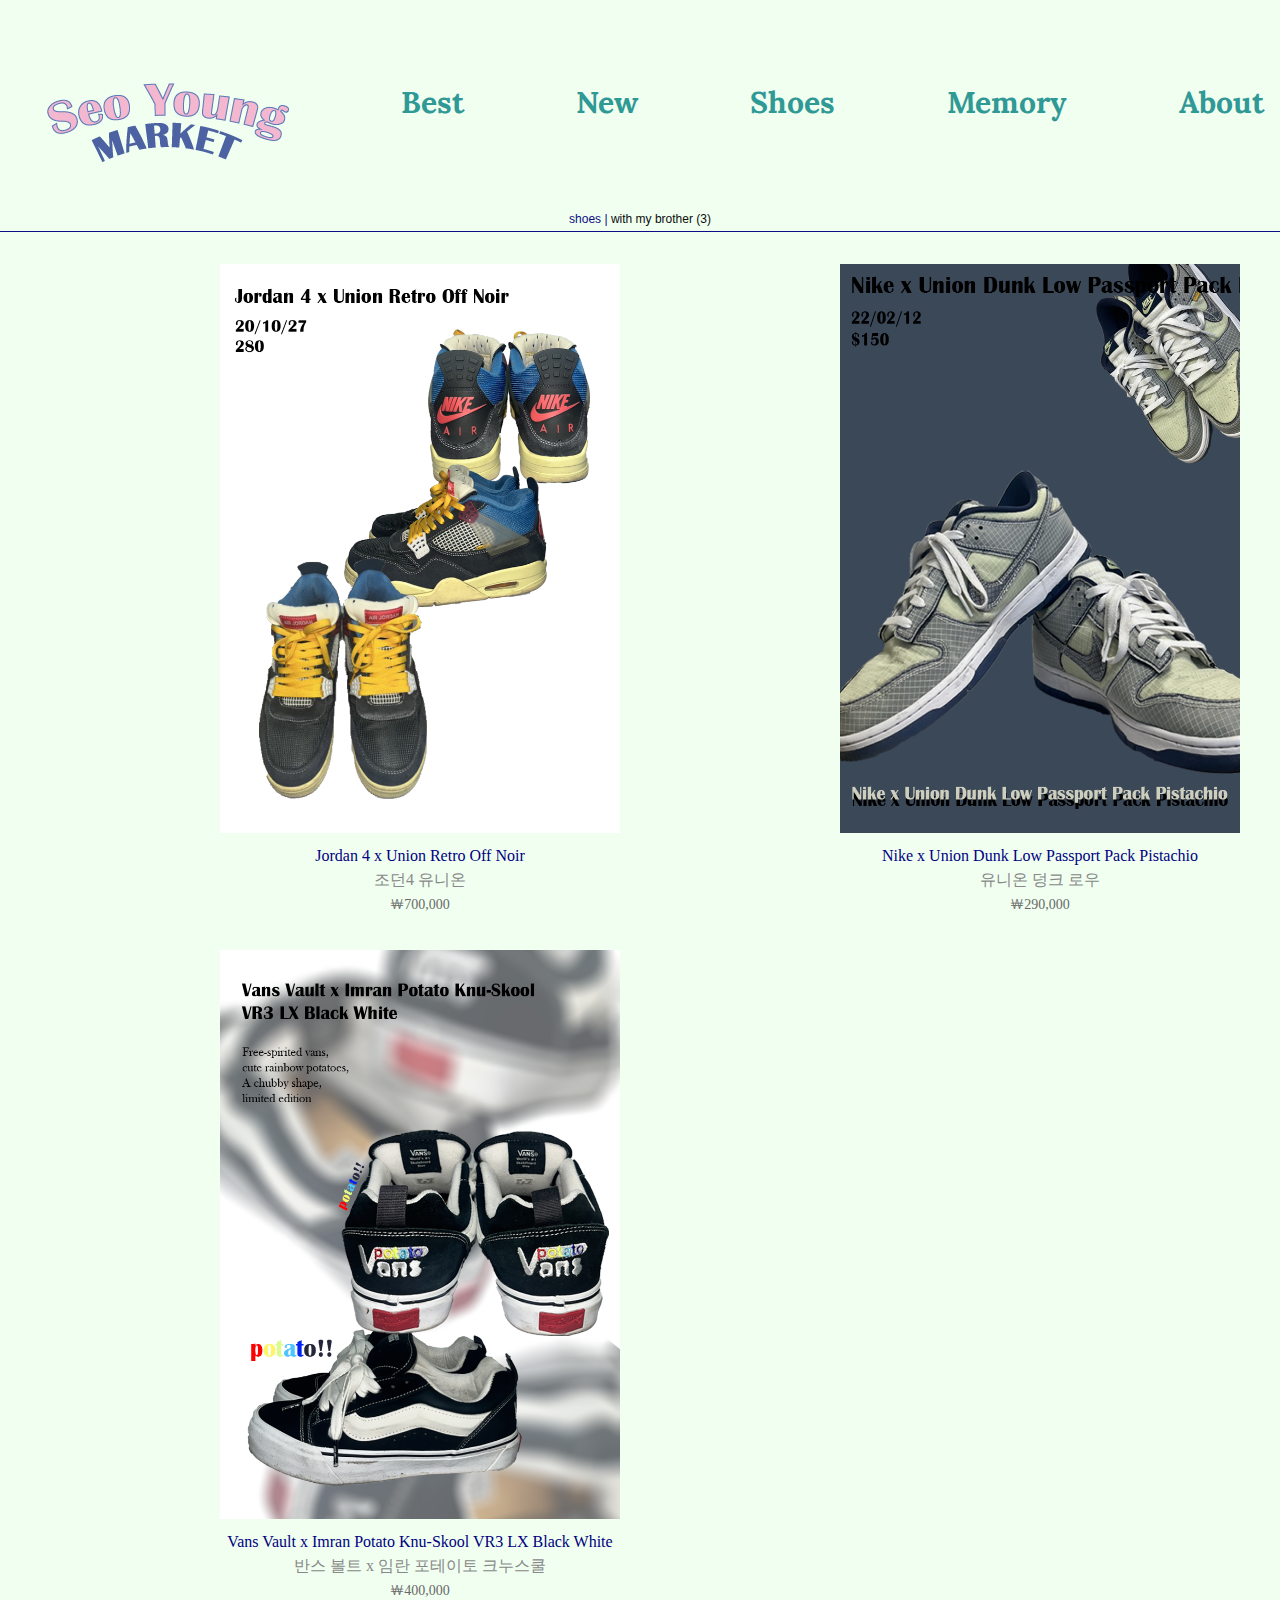
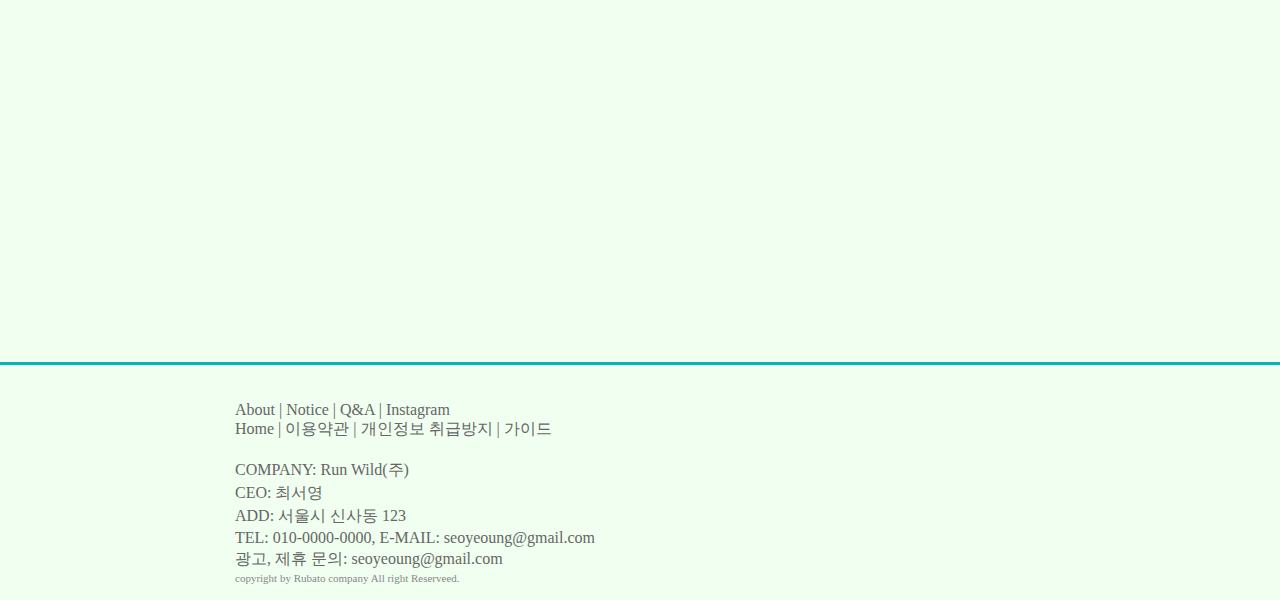
<file: shoespage.html>
<!DOCTYPE html>
<html lang="en" dir="ltr">

<head>
  <meta charset="utf-8">
  <link rel="stylesheet" href="./substyle.css">
  <link href="https://fonts.googleapis.com/css2?family=Lora:ital,wght@1,500&display=swap" rel="stylesheet">
  <title>shoes</title>
</head>
<style>
  a {
    text-decoration: none;
  }

  .newshoes img:hover {
   content: url("./shoes/union2.png");
  }
  .newshoes2 img:hover {
   content: url("./shoes/pista2.png");
  }
  .newshoes3 img:hover {
   content: url("./shoes/potato2.png");
  }
  
</style>

<body>
  <header>
    <nav>
      <ul class="main-menu">
        <li>
          <a href="index.html"><img src="./logo2.png">&nbsp;&nbsp;&nbsp;&nbsp;</a>
        </li>
        <li><a href="best.html">Best</a></li>
        <li><a href="new.html">New</a></li>
        <li><a href="shoespage.html">Shoes</a></li>
        <li><a href="memory.html">Memory</a></li>
        <li><a href="about.html">About</a></li>
      </ul>
    </nav>
  </header>
  <div id="new">
    <h3><span>shoes |</span> with my brother (3)</h3>
    <ul class="item">
      

        <li class="newshoes"><img src="./shoes/union1.png" alt=""></li>
        <li class="subject">Jordan 4 x Union Retro Off Noir</li>
        <li class="comment">조던4 유니온 </li>
        <li class="price">￦700,000</li>
      </a>
    </ul>
    <ul class="item">
      <li class="newshoes2"><img src="./shoes/pista1.png" alt=""></li>
      <li class="subject">Nike x Union Dunk Low Passport Pack Pistachio</li>
      <li class="comment">유니온 덩크 로우 </li>
      <li class="price">￦290,000</li>
    </ul>
    <ul class="item">
      <li class="newshoes3"><img src="./shoes/potato1.png" alt=""></li>
      <li class="subject">Vans Vault x Imran Potato Knu-Skool VR3 LX Black White</li>
      <li class="comment">반스 볼트 x 임란 포테이토 크누스쿨</li>
      <li class="price">￦400,000</li>
    </ul>




  </div> <!--new-->
  <div class="page">
    <footer>
      <article id="address">
        <ul id="footer_menu">
          <li>About | Notice | Q&A | Instagram </li>
          <li>Home | 이용약관 | 개인정보 취급방지 | 가이드 </li>
        </ul>
        <ul id="company_info">
          <li>COMPANY: Run Wild(주)</li>
          <li>CEO: 최서영</li>
          <li>ADD: 서울시 신사동 123</li>
          <li>TEL: 010-0000-0000, E-MAIL: seoyeoung@gmail.com</li>
          <li>광고, 제휴 문의: seoyeoung@gmail.com</li>

          <li id="copyright">copyright by Rubato company All right Reserveed.</li>
        </ul>
      </article>
    </footer>
  </div>
</body>

</html>
</file>
<file: style.css>
body {
  background-color: honeydew;
  width: 100%;
  height: 1000px;
  overflow-x: hidden;
  padding: 0;
  margin: 0;

}

header {
  position: absolute;
}

ul {
  list-style-type: none;
  margin-left: 180px;
}

.clear {
  clear: both;
}

#new {

  padding-top: 200px;

}

#new h3 {
  font-family: sans-serif;
  padding-bottom: 5px;
  border-bottom: solid 1.5px navy;
  /* margin-left:100px; */
  font-size: 12px;
  text-align: center;
  opacity: 95%;
  font-weight: lighter;
}

#new h3 span {
  color: navy;

}

#new .item {
  float: left;
  margin-top: 20px;
  text-align: center;
}

#new .subject {
  margin-top: 10px;
  color: navy;
}

#new .comment {
  margin-top: 5px;
  color: #888888;
}

#new .price {
  margin-top: 5px;
  color: dimgrey;
  font-size: 14px;

}

.item img {
  width: 400px;
  height: 569px;
}

.main-menu {
  width: 870px;
  font-family: 'Lora', serif;
  display: flex;
  justify-content: center;
  font-weight: bold;
  font-size: 30px;
}

.main-menu a {
  text-decoration: none;
  border-radius: 5px;
  color: teal;
  -webkit-text-stroke-width: 0.001px;
  -webkit-text-stroke-color: navy;
  display: inline-block;
  margin: 3rem;
  opacity: 80%;
  padding: 5px 8px 5px 8px;
}

.main-menu a:hover {
  color: navy;
  font-size: 37px;
}

/*서브 메뉴*/
.sub-menu {
  position: absolute;
  top: 4.5rem;

  padding: 5px 8px 5px 8px;
  text-align: center;
}

.sub-menu a {
  margin: 1px;
  width: 180px;
  background: #666;
}

/*서브 메뉴가 있음을 표시하는 내용*/
.has-menu {
  position: relative;
}

.has-menu>a::after {
  font-family: "Font Awesome 5 pro";
  font-weight: 900px;
  content: "⇣";
  margin-left: .5rem;
}

/*보통 때에는 서브 메뉴를 숨김*/
.has-menu .sub-menu {
  display: none;
}

/*커서를 갖다 대면 서브 메뉴가 보이도록 설정*/
.has-menu:hover .sub-menu {
  display: block;
}

li {
  list-style-type: none;
}

footer {
  position: absolute;
  /* 절대 위치로 설정 */
  bottom: -1300px;
  /* 아래쪽에 위치 */
  width: 100%;
  padding: 20px 0 0 15px;
  border-top: solid 3px #06b5b8;
  color: #666666;
}

footer #address {
  float: left;
}

footer #link {
  float: right;
}

footer #company_info {
  margin-top: 20px;
}

footer #company_info li {
  margin-top: 2px;
}

footer #copyright {
  margin-top: 10px;
  font-size: 11px;
  color: #888888;
}

footer #link h3 {
  font-size: 16px;
  color: #06b5b8;
}

footer #link select {
  margin: 5px 0 0 50px;
  width: 100px;
  height: 18px;
  font-size: 11px;
}

footer #icons {
  margin-top: 5px;
  text-align: right;
}
</file>
<file: substyle.css>
html {
  scroll-behavior: smooth;
}

body {
  background-color: honeydew;
  width: 100%;
  height: 1000px;
  overflow-x: hidden;
  margin: 0;
  padding: 0;

}

header {
  position: absolute;
}

ul {
  list-style-type: none;
  margin-left: 180px;
}

.clear {
  clear: both;
}

#new {

  padding-top: 200px;

}

#new h3 {
  font-family: sans-serif;
  padding-bottom: 5px;
  border-bottom: solid 1.5px navy;
  /* margin-left:100px; */
  font-size: 12px;
  text-align: center;
  opacity: 95%;
  font-weight: lighter;
}

#new h3 span {
  color: navy;

}

#new .item {
  float: left;
  margin-top: 20px;
  text-align: center;
}

#new .subject {
  margin-top: 10px;
  color: navy;
}

#new .comment {
  margin-top: 5px;
  color: #888888;
}

#new .price {
  margin-top: 5px;
  color: dimgrey;
  font-size: 14px;

}

.item img {
  width: 400px;
  height: 569px;
}

.main-menu {
  width: 870px;
  font-family: 'Lora', serif;
  display: flex;
  justify-content: center;
  font-weight: bold;
  font-size: 30px;
}

.main-menu a {
  text-decoration: none;
  border-radius: 5px;
  color: teal;
  -webkit-text-stroke-width: 0.001px;
  -webkit-text-stroke-color: navy;
  display: inline-block;
  margin: 3rem;
  opacity: 80%;
  padding: 5px 8px 5px 8px;
}

.main-menu a:hover {
  color: navy;
  font-size: 37px;
}

/*서브 메뉴*/
.sub-menu {
  position: absolute;
  top: 4.5rem;

  padding: 5px 8px 5px 8px;
  text-align: center;
}

.sub-menu a {
  margin: 1px;
  width: 180px;
  background: #666;
}

/*서브 메뉴가 있음을 표시하는 내용*/
.has-menu {
  position: relative;
}

.has-menu>a::after {
  font-family: "Font Awesome 5 pro";
  font-weight: 900px;
  content: "⇣";
  margin-left: .5rem;
}

/*보통 때에는 서브 메뉴를 숨김*/
.has-menu .sub-menu {
  display: none;
}

/*커서를 갖다 대면 서브 메뉴가 보이도록 설정*/
.has-menu:hover .sub-menu {
  display: block;
}

li {
  list-style-type: none;
}

footer {
  position: absolute;
  /* 절대 위치로 설정 */
  bottom: -1300px;
  /* 아래쪽에 위치 */
  width: 100%;
  padding: 20px 0 0 15px;
  border-top: solid 3px #06b5b8;
  color: #666666;
}

footer #address {
  float: left;
}

footer #link {
  float: right;
}

footer #company_info {
  margin-top: 20px;
}

footer #company_info li {
  margin-top: 2px;
}

footer #copyright {
  margin-top: 10px;
  font-size: 11px;
  color: #888888;
}

footer #link h3 {
  font-size: 16px;
  color: #06b5b8;
}

footer #link select {
  margin: 5px 0 0 50px;
  width: 100px;
  height: 18px;
  font-size: 11px;
}

footer #icons {
  margin-top: 5px;
  text-align: right;
}
</file>
